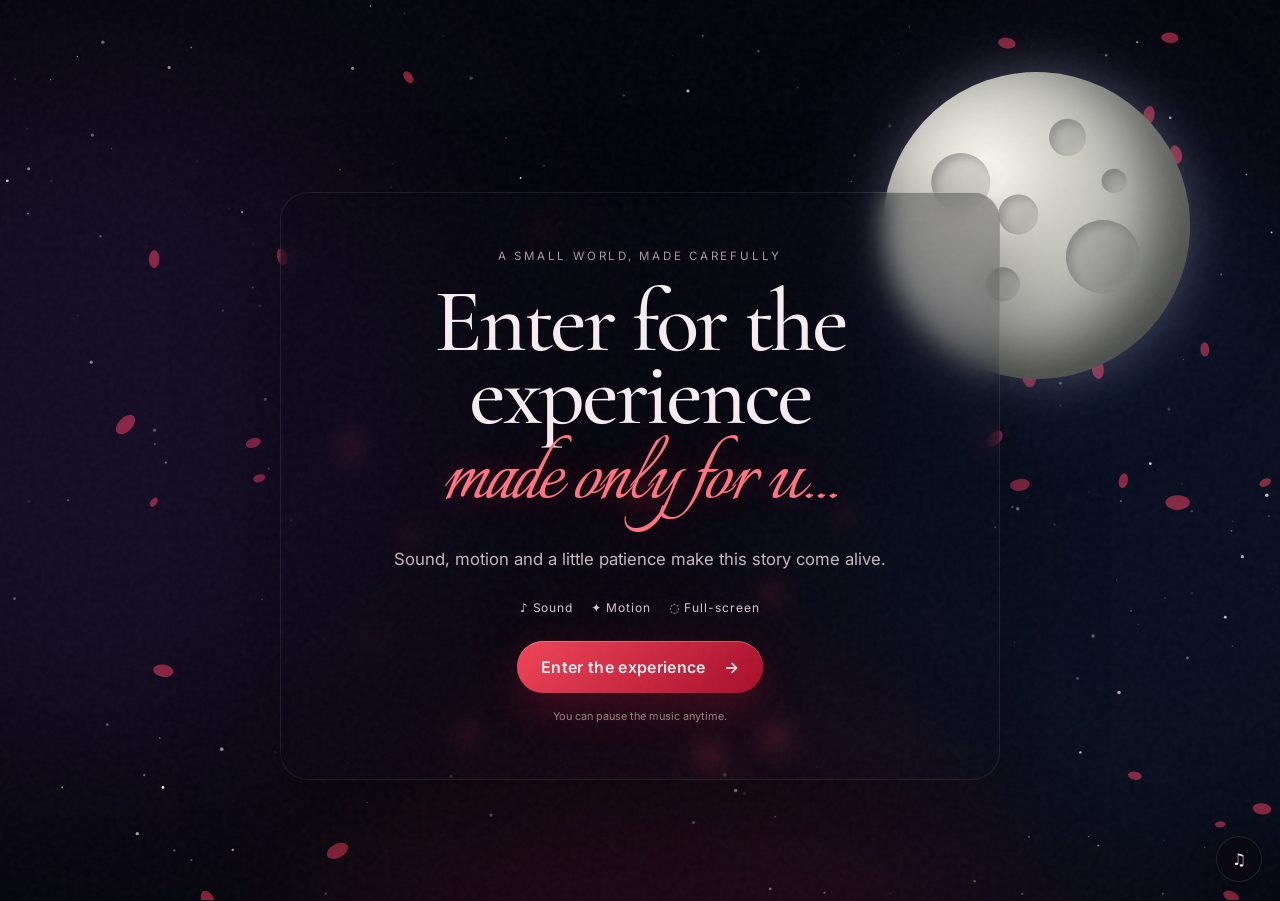
<file: index.html>
<!doctype html>
<html lang="en">
<head>
<meta charset="utf-8">
<meta name="viewport" content="width=device-width,initial-scale=1,viewport-fit=cover">
<meta name="theme-color" content="#04040b">
<title>Moonlight</title>
<link rel="preconnect" href="https://fonts.googleapis.com">
<link rel="preconnect" href="https://fonts.gstatic.com" crossorigin>
<link href="https://fonts.googleapis.com/css2?family=Cormorant+Garamond:wght@400;500;600;700&family=Inter:wght@400;500;600&family=Italianno&display=swap" rel="stylesheet">
<link rel="stylesheet" href="style.css">
</head>
<body>
<div id="app" aria-live="polite">
  <canvas id="stars"></canvas>
  <canvas id="petals"></canvas>
  <div class="aurora aurora-a"></div><div class="aurora aurora-b"></div><div class="aurora aurora-c"></div>
  <div class="grain"></div>
  <div class="cursor-light" id="cursorLight"></div>

  <main>
    <section class="scene active" id="welcome" data-scene="welcome">
      <div class="moon-wrap moon-welcome" id="moonWelcome" aria-hidden="true">
        <div class="moon">
          <span class="crater c1"></span><span class="crater c2"></span><span class="crater c3"></span><span class="crater c4"></span><span class="crater c5"></span><span class="crater c6"></span>
        </div>
      </div>
      <div class="welcome-card">
        <div class="eyebrow">A small world, made carefully</div>
        <h1>Enter for the experience<br><em>made only for u...</em></h1>
        <p class="welcome-copy">Sound, motion and a little patience make this story come alive.</p>
        <div class="experience-list"><span>♪ Sound</span><span>✦ Motion</span><span>◌ Full-screen</span></div>
        <button class="primary-btn" id="enterBtn" type="button">Enter the experience <span>→</span></button>
        <p class="tiny-note">You can pause the music anytime.</p>
      </div>
    </section>

    <section class="scene" id="story" data-scene="story">
      <div class="scene-moon" aria-hidden="true"><div class="moon moon-large"><span class="crater c1"></span><span class="crater c2"></span><span class="crater c3"></span><span class="crater c4"></span><span class="crater c5"></span><span class="crater c6"></span></div></div>
      <div class="thought-stage" id="thoughtStage">
        <div class="depth-word depth-1">chaos</div><div class="depth-word depth-2">surprises</div><div class="depth-word depth-3">thoughts</div>
        <div class="story-line line-a">In the world…</div>
        <div class="story-line line-b">In a world full of chaos, full of surprises,</div>
        <div class="story-line line-c">the rush consuming people, the pressure<br class="desktop-break"> and always that one feeling to get better…</div>
      </div>
      <button class="scene-advance" id="storyNext" type="button">continue <span>↓</span></button>
    </section>

    <section class="scene" id="blocks" data-scene="blocks">
      <div class="block-field" id="blockField"></div>
      <div class="poem-block-text">
        <div class="eyebrow">...</div>
        <p class="morph-line thought-1">And here is me creating another one with my blocks of thoughts,</p>
        <p class="morph-line dim thought-2">some practical, some sensible, some curious, some delusional</p>
        <p class="morph-line thought-3">all other just flowing through me like a boat…</p>
      </div>
      <button class="scene-advance" id="blocksNext" type="button">follow the light <span>→</span></button>
    </section>

    <section class="scene" id="heartScene" data-scene="heart">
      <div class="heart-halo"></div>
      <div class="follow-particle" id="followParticle" aria-hidden="true"></div>
      <div class="heart-copy">
        <div class="eyebrow">something unfinished</div>
        <h2>Some things are not<br>meant to be forced.</h2>
        <p id="heartInstruction">Bring the two pieces close.</p>
      </div>
      <div class="heart-area" id="heartArea" aria-label="Interactive heart">
        <svg class="heart-svg" viewBox="0 0 500 430" aria-hidden="true">
          <defs>
            <linearGradient id="heartRed" x1="0" y1="0" x2="1" y2="1"><stop offset="0" stop-color="#ff6a72"/><stop offset=".38" stop-color="#e51f3b"/><stop offset="1" stop-color="#780b22"/></linearGradient>
            <filter id="heartGlow" x="-60%" y="-60%" width="220%" height="220%"><feGaussianBlur stdDeviation="9" result="b"/><feMerge><feMergeNode in="b"/><feMergeNode in="SourceGraphic"/></feMerge></filter>
          </defs>
          <path id="heartLeft" class="heart-piece" d="M250 390 C230 370 75 270 75 145 C75 78 155 50 205 95 C230 117 242 139 250 155 L250 390Z" fill="url(#heartRed)" filter="url(#heartGlow)"/>
          <path id="heartRight" class="heart-piece" d="M250 390 C270 370 425 270 425 145 C425 78 345 50 295 95 C270 117 258 139 250 155 L250 390Z" fill="url(#heartRed)" filter="url(#heartGlow)"/>
          <path class="heart-shine" d="M143 130 C166 101 203 111 216 140"/>
          <path class="heart-shine right" d="M357 130 C334 101 297 111 284 140"/>
        </svg>
      </div>
      <div class="heart-actions"><button id="heartHint" class="ghost-btn" type="button">Tap a piece to begin</button></div>
    </section>

    <section class="scene" id="afterHeart" data-scene="afterHeart">
      <div class="scene-moon small-moon" aria-hidden="true"><div class="moon moon-medium"><span class="crater c1"></span><span class="crater c2"></span><span class="crater c3"></span><span class="crater c4"></span></div></div>
      <div class="light-ring" id="lightRing"></div>
      <div class="after-heart-text" id="afterHeartText">Some moments don't need an explanation.</div>
      <div class="couple-frame" aria-hidden="true"><img src="assets/images/couple.svg" alt="" loading="lazy"></div>
      <button class="scene-advance" id="poemNext" type="button">read what I wrote <span>↓</span></button>
    </section>

    <section class="scene poem-scene" id="poem" data-scene="poem">
      <div class="poem-backdrop"></div>
      <div class="poem-wrap">
        <div class="eyebrow">in my own words</div>
        <div class="poem" id="poemText">
          <p>In the world… In a world full of chaos, full of surprises, the rush consuming people, the pressure and always that one feeling to get better…</p>
          <p>And here is me creating another one with my blocks of thoughts, some practical, some sensible, some curious, some delusional all other just flowing through me like a boat…</p>
          <p>and then I ask myself how do I identify these thoughts…………</p>
          <p>Or that Can I get over these thoughts by living in present…….not thinking about how things are gonna end……..</p>
          <p>But here is me creating another one with my blocks, some practical, some sensible, some curious, some delusional all others always ticking inside me like clocks…….</p>
          <p>A question still lies ahead me that…….</p>
          <p>Do I need to identify these thoughts Or wait for someone who can get me out of the world of my own blocks……….</p>
          <div class="signature-wrap">
            <p class="signature-subtext">with love</p>
            <p class="signature">~Rounak</p>
          </div>
        </div>
      </div>
    </section>
  </main>

  <button class="music-btn" id="musicBtn" type="button" aria-label="Pause music">♫</button>
  <div class="progress" id="progress"><span></span></div>
  <div class="sr-only" id="status"></div>
</div>
<script src="script.js"></script>
</body>
</html>
</file>
<file: style.css>
:root {
  --bg: #04040b;
  --ink: #f8edf0;
  --muted: #c9b8be;
  --red: #e51f3b;
  --deep: #720b22;
  --violet: #5e3a91;
  --blue: #1d3d70;
  --glass: rgba(255, 255, 255, 0.055);
  --ease: cubic-bezier(0.22, 0.8, 0.2, 1);
}
* {
  box-sizing: border-box;
}
html,
body {
  margin: 0;
  width: 100%;
  min-height: 100%;
  background: var(--bg);
  color: var(--ink);
  font-family: Inter, system-ui, sans-serif;
  overflow: hidden;
}
body {
  touch-action: pan-y;
}
.sr-only {
  position: absolute;
  width: 1px;
  height: 1px;
  overflow: hidden;
  clip: rect(0 0 0 0);
  white-space: nowrap;
}
.grain {
  position: fixed;
  inset: 0;
  pointer-events: none;
  z-index: 20;
  opacity: 0.075;
  background-image: url("data:image/svg+xml,%3Csvg viewBox='0 0 160 160' xmlns='http://www.w3.org/2000/svg'%3E%3Cfilter id='n'%3E%3CfeTurbulence type='fractalNoise' baseFrequency='.9' numOctaves='3' stitchTiles='stitch'/%3E%3C/filter%3E%3Crect width='100%25' height='100%25' filter='url(%23n)' opacity='.55'/%3E%3C/svg%3E");
}
canvas {
  position: fixed;
  inset: 0;
  width: 100%;
  height: 100%;
  pointer-events: none;
}
.aurora {
  position: fixed;
  width: 55vw;
  height: 55vw;
  max-width: 850px;
  max-height: 850px;
  border-radius: 50%;
  filter: blur(90px);
  opacity: 0.16;
  pointer-events: none;
  mix-blend-mode: screen;
}
.aurora-a {
  left: -20vw;
  top: 8vh;
  background: #5d2d9a;
  animation: aurora 18s ease-in-out infinite alternate;
}
.aurora-b {
  right: -18vw;
  top: 20vh;
  background: #173e83;
  animation: aurora 23s ease-in-out infinite alternate-reverse;
}
.aurora-c {
  left: 25vw;
  bottom: -35vw;
  background: #8a1636;
  animation: aurora 27s ease-in-out infinite alternate;
}
.cursor-light {
  position: fixed;
  width: 260px;
  height: 260px;
  border-radius: 50%;
  pointer-events: none;
  z-index: 19;
  background: radial-gradient(circle, rgba(255, 68, 91, 0.13), transparent 65%);
  transform: translate(-50%, -50%);
  opacity: 0;
  transition: opacity 0.3s;
}
main {
  position: relative;
  width: 100%;
  height: 100svh;
}
.scene {
  position: absolute;
  inset: 0;
  display: grid;
  place-items: center;
  visibility: hidden;
  opacity: 0;
  pointer-events: none;
  overflow: hidden;
  isolation: isolate;
}
.scene.active {
  visibility: visible;
  opacity: 1;
  pointer-events: auto;
}
.scene.entering {
  animation: sceneIn 1.1s var(--ease) both;
}
.scene.leaving {
  animation: sceneOut 0.75s var(--ease) both;
}
.welcome-card {
  position: relative;
  z-index: 10;
  width: min(720px, calc(100% - 40px));
  text-align: center;
  padding: clamp(26px, 5vw, 56px);
  border: 1px solid rgba(255, 255, 255, 0.08);
  background: linear-gradient(
    180deg,
    rgba(8, 7, 18, 0.38),
    rgba(8, 7, 18, 0.14)
  );
  backdrop-filter: blur(12px);
  border-radius: 28px;
  box-shadow: 0 30px 100px rgba(0, 0, 0, 0.4);
  transform: translateY(4vh);
}
.eyebrow {
  font-size: 0.72rem;
  letter-spacing: 0.24em;
  text-transform: uppercase;
  color: #e3cbd2;
  opacity: 0.75;
}
.welcome-card h1 {
  font-family: "Cormorant Garamond", serif;
  font-size: clamp(3rem, 7vw, 6.7rem);
  font-weight: 500;
  line-height: 0.82;
  margin: 22px 0 24px;
  letter-spacing: -0.035em;
}
.welcome-card h1 em {
  font-family: Italianno, cursive;
  font-size: 1.12em;
  font-style: normal;
  color: #ff7380;
  text-shadow: 0 0 30px rgba(255, 50, 80, 0.3);
}
.welcome-copy {
  max-width: 520px;
  margin: 0 auto;
  color: var(--muted);
  font-size: clamp(0.92rem, 1.8vw, 1.05rem);
  line-height: 1.75;
}
.experience-list {
  display: flex;
  justify-content: center;
  gap: 18px;
  flex-wrap: wrap;
  margin: 26px 0;
  color: #dbc9ce;
  font-size: 0.75rem;
  letter-spacing: 0.08em;
}
.primary-btn,
.ghost-btn,
.scene-advance,
.music-btn {
  font: inherit;
  color: inherit;
  border: 0;
  cursor: pointer;
}
.primary-btn {
  position: relative;
  z-index: 30;
  display: inline-flex;
  align-items: center;
  gap: 18px;
  padding: 16px 24px;
  border-radius: 999px;
  background: linear-gradient(135deg, #f04458, #a70d2a);
  box-shadow:
    0 15px 40px rgba(199, 20, 50, 0.28),
    inset 0 1px rgba(255, 255, 255, 0.25);
  font-weight: 600;
  letter-spacing: 0.02em;
  transition:
    transform 0.25s,
    box-shadow 0.25s;
}
.primary-btn:hover {
  transform: translateY(-3px);
  box-shadow: 0 22px 55px rgba(199, 20, 50, 0.4);
}
.primary-btn:active {
  transform: translateY(0) scale(0.98);
}
.tiny-note {
  font-size: 0.68rem;
  color: #9c858d;
  margin: 16px 0 0;
}
.scene-moon {
  position: absolute;
  right: 9vw;
  top: 7vh;
  z-index: -1;
  animation: moonFloat 9s ease-in-out infinite;
}
.moon-wrap {
  position: absolute;
  right: 7vw;
  top: 8vh;
  z-index: 1;
  animation: moonFloat 9s ease-in-out infinite;
}
.moon {
  position: relative;
  width: clamp(190px, 24vw, 360px);
  aspect-ratio: 1;
  border-radius: 50%;
  overflow: hidden;
  background: radial-gradient(
    circle at 35% 32%,
    #f8f7ef 0 7%,
    #d9d9d0 24%,
    #b4b5b0 52%,
    #858783 78%,
    #5d5e5c 100%
  );
  box-shadow:
    0 0 50px rgba(220, 222, 255, 0.25),
    0 0 140px rgba(144, 151, 255, 0.13),
    inset -30px -22px 55px rgba(0, 0, 0, 0.45);
  transform: rotate(-8deg);
}
.moon:before {
  content: "";
  position: absolute;
  inset: -10%;
  background: radial-gradient(
    circle at 55% 42%,
    transparent 0 48%,
    rgba(0, 0, 0, 0.16) 78%,
    rgba(0, 0, 0, 0.5) 100%
  );
  mix-blend-mode: multiply;
}
.crater {
  position: absolute;
  border-radius: 50%;
  background: rgba(76, 77, 75, 0.2);
  box-shadow:
    inset 4px 5px 9px rgba(0, 0, 0, 0.2),
    inset -3px -3px 8px rgba(255, 255, 255, 0.12);
}
.c1 {
  width: 19%;
  height: 19%;
  left: 18%;
  top: 23%;
}
.c2 {
  width: 12%;
  height: 12%;
  left: 58%;
  top: 17%;
}
.c3 {
  width: 24%;
  height: 24%;
  left: 58%;
  top: 51%;
}
.c4 {
  width: 11%;
  height: 11%;
  left: 31%;
  top: 62%;
}
.c5 {
  width: 8%;
  height: 8%;
  left: 73%;
  top: 35%;
}
.c6 {
  width: 13%;
  height: 13%;
  left: 38%;
  top: 39%;
}
.moon:after {
  content: "";
  position: absolute;
  inset: -8%;
  border-radius: 50%;
  background: radial-gradient(
    circle,
    transparent 58%,
    rgba(255, 246, 230, 0.1) 69%,
    transparent 76%
  );
  animation: moonPulse 5s ease-in-out infinite;
}
.moon-large {
  width: clamp(220px, 31vw, 440px);
}
.moon-medium {
  width: clamp(150px, 20vw, 270px);
}
.story-line {
  position: absolute;
  left: 8vw;
  max-width: min(760px, 70vw);
  font-family: "Cormorant Garamond", serif;
  font-size: clamp(2rem, 5vw, 5.5rem);
  line-height: 0.95;
  text-shadow: 0 15px 50px rgba(0, 0, 0, 0.6);
  opacity: 0;
  transform: translateY(30px);
  transition: 1.1s var(--ease);
}
.story-line.line-a {
  top: 31%;
}
.story-line.line-b {
  top: 31%;
  font-size: clamp(1.7rem, 3.8vw, 4rem);
}
.story-line.line-c {
  top: 43%;
  font-size: clamp(1.25rem, 2.3vw, 2.4rem);
  line-height: 1.15;
  color: #dbcbd0;
}
.story-line.show {
  opacity: 1;
  transform: none;
}
.thought-stage {
  position: absolute;
  inset: 0;
}
.depth-word {
  position: absolute;
  font-family: "Cormorant Garamond", serif;
  color: rgba(255, 255, 255, 0.1);
  font-size: clamp(4rem, 13vw, 13rem);
  filter: blur(2px);
  animation: depthDrift 13s ease-in-out infinite;
}
.depth-1 {
  left: 3%;
  top: 18%;
}
.depth-2 {
  right: 1%;
  top: 50%;
  animation-delay: -4s;
}
.depth-3 {
  left: 16%;
  bottom: 7%;
  animation-delay: -8s;
}
.scene-advance {
  position: absolute;
  bottom: max(34px, env(safe-area-inset-bottom));
  left: 50%;
  transform: translateX(-50%);
  padding: 12px 18px;
  background: rgba(255, 255, 255, 0.04);
  border: 1px solid rgba(255, 255, 255, 0.1);
  border-radius: 999px;
  color: #d9c8cd;
  z-index: 30;
  letter-spacing: 0.06em;
  font-size: 0.75rem;
  transition: 0.25s;
}
.scene-advance:hover {
  background: rgba(255, 255, 255, 0.08);
  transform: translateX(-50%) translateY(-2px);
}
.scene-advance span {
  color: #ff6473;
}
.block-field {
  position: absolute;
  inset: 0;
  overflow: hidden;
}
.thought-block {
  position: absolute;
  width: clamp(14px, 2vw, 30px);
  height: clamp(14px, 2vw, 30px);
  border: 1px solid rgba(255, 83, 104, 0.55);
  background: rgba(229, 31, 59, 0.12);
  box-shadow: 0 0 25px rgba(229, 31, 59, 0.16);
  transform: rotate(45deg);
  animation: blockFloat var(--d) ease-in-out infinite alternate;
}
.poem-block-text {
  position: relative;
  z-index: 5;
  width: min(900px, 88vw);
  text-align: center;
}
.poem-block-text p {
  font-family: "Cormorant Garamond", serif;
  font-size: clamp(1.6rem, 3.5vw, 3.4rem);
  line-height: 1.05;
  margin: 10px 0;
}
.poem-block-text p:nth-of-type(1) {
  animation-delay: 0.15s;
}
.poem-block-text p:nth-of-type(2) {
  animation-delay: 0.45s;
}
.poem-block-text p:nth-of-type(3) {
  animation-delay: 0.75s;
}
.poem-block-text .dim {
  color: #c5b2b8;
  font-size: clamp(1.1rem, 2.2vw, 2rem);
}

/* For Fade-In animation of Block-of-Thought */
/* Cinematic fade-in for blocks of thought */
/* Blocks text starts hidden */
#blocks .morph-line {
  opacity: 0;
  transform: translateY(30px);
  filter: blur(10px);
}

/* Only animate AFTER the blocks scene becomes active */
#blocks.active .morph-line {
  animation: thoughtFade 1.5s var(--ease) forwards;
}

#blocks.active .thought-1 {
  animation-delay: 0.5s;
}

#blocks.active .thought-2 {
  animation-delay: 2.5s;
}

#blocks.active .thought-3 {
  animation-delay: 4.5s;
}

@keyframes thoughtFade {
  from {
    opacity: 0;
    transform: translateY(30px);
    filter: blur(10px);
  }

  to {
    opacity: 1;
    transform: translateY(0);
    filter: blur(0);
  }
}

#heartScene {
  background: radial-gradient(
    circle at 50% 52%,
    rgba(150, 10, 35, 0.11),
    transparent 30%
  );
}
.heart-copy {
  position: absolute;
  top: 11vh;
  text-align: center;
  z-index: 10;
}
.heart-copy h2 {
  font-family: "Cormorant Garamond", serif;
  font-size: clamp(2.2rem, 5vw, 4.8rem);
  line-height: 0.92;
  font-weight: 500;
  margin: 15px 0;
}
.heart-copy p {
  color: #d2bec4;
  margin: 0;
  font-size: 0.9rem;
}
.heart-area {
  position: absolute;
  width: min(520px, 82vw);
  height: min(500px, 65vh);
  left: 50%;
  top: 56%;
  transform: translate(-50%, -50%);
  z-index: 8;
  touch-action: none;
  cursor: grab;
}
.heart-area.dragging {
  cursor: grabbing;
}
.heart-svg {
  width: 100%;
  height: 100%;
  overflow: visible;
  filter: drop-shadow(0 20px 50px rgba(110, 0, 20, 0.3));
  animation: heartBreathe 2.9s ease-in-out infinite;
}
.heart-piece {
  transform-box: fill-box;
  transform-origin: center;
  transition: filter 0.25s;
}
.heart-shine {
  fill: none;
  stroke: rgba(255, 220, 225, 0.55);
  stroke-width: 5;
  stroke-linecap: round;
  opacity: 0.55;
}
.heart-shine.right {
  transform: scaleX(-1);
  transform-origin: 250px 0;
}
.heart-halo {
  position: absolute;
  width: min(560px, 90vw);
  aspect-ratio: 1;
  border-radius: 50%;
  background: radial-gradient(circle, rgba(229, 31, 59, 0.14), transparent 63%);
  filter: blur(12px);
  animation: haloPulse 3s ease-in-out infinite;
}
.follow-particle {
  position: absolute;
  width: 12px;
  height: 12px;
  border-radius: 50%;
  background: #ff6475;
  box-shadow: 0 0 25px #ff334e;
  z-index: 12;
  left: 50%;
  top: 22%;
  animation: followFloat 5s ease-in-out infinite;
}
.heart-actions {
  position: absolute;
  bottom: 13%;
  z-index: 20;
}
.ghost-btn {
  padding: 11px 16px;
  border-radius: 999px;
  background: rgba(255, 255, 255, 0.035);
  border: 1px solid rgba(255, 255, 255, 0.1);
  color: #cdbbc1;
}
.light-ring {
  position: absolute;
  width: 20px;
  height: 20px;
  border: 1px solid rgba(255, 110, 128, 0.5);
  border-radius: 50%;
  opacity: 0;
}
.light-ring.bloom {
  animation: ringBloom 1.8s var(--ease) forwards;
}
.after-heart-text {
  font-family: "Cormorant Garamond", serif;
  font-size: clamp(2.3rem, 6vw, 6rem);
  max-width: 850px;
  text-align: center;
  line-height: 0.9;
  opacity: 0;
  transform: translateY(25px) scale(0.96);
  z-index: 8;
}
.after-heart-text.reveal {
  animation: cinematicText 2s var(--ease) forwards;
}
.couple-frame {
  position: absolute;
  bottom: -3vh;
  left: 50%;
  transform: translateX(-50%);
  width: min(340px, 42vw);
  height: min(420px, 55vh);
  opacity: 0.18;
  filter: drop-shadow(0 0 20px rgba(255, 255, 255, 0.08));
  pointer-events: none;
  z-index: 1;
}
.couple-frame img {
  width: 100%;
  height: 100%;
  object-fit: contain;
  animation: coupleFloat 8s ease-in-out infinite;
}
.poem-scene {
  overflow-y: auto;
  overflow-x: hidden;
  align-items: flex-start;
  justify-items: center;
}
.poem-backdrop {
  position: fixed;
  inset: 0;
  background:
    radial-gradient(circle at 50% 25%, rgba(117, 38, 88, 0.2), transparent 35%),
    linear-gradient(180deg, #080613, #03030a 70%);
  z-index: -1;
}
.poem-wrap {
  width: min(880px, calc(100% - 40px));
  padding: 15vh 0 20vh;
  position: relative;
}
.poem-wrap .eyebrow {
  text-align: center;
  margin-bottom: 35px;
}
.poem {
  font-family: "Cormorant Garamond", serif;
  font-size: clamp(1.2rem, 2.1vw, 1.7rem);
  line-height: 1.55;
  color: #f1e5e8;
}
.poem p {
  margin: 0 0 30px;
  opacity: 0;
  transform: translateY(28px);
  filter: blur(5px);
  animation: poemReveal 1.4s var(--ease) forwards;
}
.poem p:nth-child(1) {
  animation-delay: 0.2s;
}
.poem p:nth-child(2) {
  animation-delay: 0.65s;
}
.poem p:nth-child(3) {
  animation-delay: 1.1s;
}
.poem p:nth-child(4) {
  animation-delay: 1.55s;
}
.poem p:nth-child(5) {
  animation-delay: 2s;
}
.poem p:nth-child(6) {
  animation-delay: 2.45s;
}
.poem p:nth-child(7) {
  animation-delay: 2.9s;
}
.poem .signature {
  font-family: Italianno, cursive;
  font-size: clamp(2.1rem, 4vw, 3.8rem);
  text-align: right;
  color: #ff6676;
  margin-top: 50px;
  animation-delay: 3.4s;
}

/* Signature-Wrap */
.signature-wrap {
  text-align: right;
  margin-top: 50px;
}

.signature-subtext {
  font-family: "Cormorant Garamond", serif;
  font-size: 1rem;
  color: #c9b8be;
  letter-spacing: 0.12em;
  margin: 0px !important;
  opacity: 0;
  animation: poemReveal 1.4s var(--ease) forwards;
  animation-delay: 3.1s;
}

.poem .signature {
  margin-top: 0;
  animation-delay: 3.4s;
}

.music-btn {
  position: fixed;
  right: max(18px, env(safe-area-inset-right));
  bottom: max(18px, env(safe-area-inset-bottom));
  width: 46px;
  height: 46px;
  border-radius: 50%;
  background: rgba(10, 8, 18, 0.7);
  border: 1px solid rgba(255, 255, 255, 0.1);
  backdrop-filter: blur(12px);
  z-index: 50;
  color: #f4dce1;
  box-shadow: 0 10px 30px rgba(0, 0, 0, 0.3);
  transition: 0.25s;
}
.music-btn:hover {
  transform: scale(1.05);
}
.progress {
  position: fixed;
  left: 0;
  top: 0;
  height: 2px;
  width: 100%;
  z-index: 60;
  background: transparent;
}
.progress span {
  display: block;
  width: 0;
  height: 100%;
  background: #ef4b61;
  box-shadow: 0 0 12px #ef4b61;
}
@keyframes aurora {
  to {
    transform: translate(8vw, -4vh) scale(1.18);
  }
}
@keyframes moonFloat {
  0%,
  100% {
    transform: translate3d(0, 0, 0);
  }
  50% {
    transform: translate3d(-12px, 9px, 0);
  }
}
@keyframes moonPulse {
  50% {
    transform: scale(1.03);
    opacity: 0.7;
  }
}
@keyframes sceneIn {
  from {
    opacity: 0;
    transform: scale(1.025);
  }
  to {
    opacity: 1;
    transform: none;
  }
}
@keyframes sceneOut {
  to {
    opacity: 0;
    transform: scale(0.985);
  }
}
@keyframes depthDrift {
  0%,
  100% {
    transform: translate3d(0, 0, 0) rotate(-2deg);
  }
  50% {
    transform: translate3d(3vw, -2vh, 0) rotate(2deg);
  }
}
@keyframes blockFloat {
  to {
    transform: translate3d(var(--x), var(--y), 0) rotate(150deg);
  }
}
@keyframes textRise {
  to {
    opacity: 1;
    transform: none;
  }
}
@keyframes heartBreathe {
  0%,
  100% {
    transform: scale(1);
  }
  50% {
    transform: scale(1.025);
  }
}
@keyframes haloPulse {
  50% {
    transform: scale(1.08);
    opacity: 0.7;
  }
}
@keyframes followFloat {
  0%,
  100% {
    transform: translate(-20px, 0);
  }
  50% {
    transform: translate(25px, 14px);
  }
}
@keyframes ringBloom {
  to {
    opacity: 0;
    transform: scale(35);
  }
}
@keyframes cinematicText {
  0% {
    opacity: 0;
    filter: blur(15px);
    transform: translateY(25px) scale(0.94);
  }
  55% {
    opacity: 1;
    filter: blur(0);
    transform: none;
  }
  100% {
    opacity: 1;
    transform: none;
  }
}
@keyframes coupleFloat {
  50% {
    transform: translateY(-7px) scale(1.01);
  }
}
@keyframes poemReveal {
  to {
    opacity: 1;
    transform: none;
    filter: blur(0);
  }
}
@media (max-width: 700px) {
  html,
  body {
    overflow: hidden;
  }
  .welcome-card {
    width: calc(100% - 24px);
    padding: 28px 18px;
    border-radius: 22px;
    transform: translateY(0);
  }
  .welcome-card h1 {
    font-size: clamp(2.8rem, 15vw, 4.6rem);
    margin: 16px 0 20px;
  }
  .experience-list {
    gap: 9px 13px;
    margin: 20px 0;
    font-size: 0.67rem;
  }
  .primary-btn {
    padding: 15px 19px;
  }
  .moon-wrap {
    right: -5vw;
    top: 3vh;
    opacity: 0.7;
  }
  .moon {
    width: 190px;
  }
  .scene-moon {
    right: -8vw;
    top: 4vh;
    opacity: 0.55;
  }
  .moon-large {
    width: 220px;
  }
  .story-line {
    left: 7vw;
    right: 7vw;
    max-width: none;
    text-align: left;
  }
  .story-line.line-a {
    top: 38%;
  }
  .story-line.line-b {
    top: 34%;
  }
  .story-line.line-c {
    top: 49%;
    font-size: 1.15rem;
  }
  .desktop-break {
    display: none;
  }
  .scene-advance {
    bottom: calc(18px + env(safe-area-inset-bottom));
    font-size: 0.68rem;
  }
  .poem-block-text {
    width: calc(100% - 32px);
  }
  .poem-block-text p {
    font-size: clamp(1.5rem, 8vw, 2.4rem);
  }
  .heart-copy {
    top: 9vh;
    width: calc(100% - 28px);
  }
  .heart-copy h2 {
    font-size: clamp(2rem, 10vw, 3rem);
  }
  .heart-area {
    width: min(92vw, 430px);
    height: 54vh;
    top: 55%;
  }
  .heart-actions {
    bottom: 10%;
  }
  .after-heart-text {
    width: calc(100% - 30px);
    font-size: clamp(2.25rem, 11vw, 4rem);
  }
  .couple-frame {
    width: 240px;
    height: 300px;
    opacity: 0.13;
  }
  .poem-wrap {
    width: calc(100% - 28px);
    padding: 13vh 0 18vh;
  }
  .poem {
    font-size: 1.16rem;
    line-height: 1.6;
  }
  .poem p {
    margin-bottom: 24px;
  }
  .cursor-light {
    display: none;
  }
  .aurora {
    filter: blur(60px);
    opacity: 0.11;
  }
  .depth-word {
    font-size: 4.5rem;
  }
  .progress {
    top: 0;
  }
}
@media (prefers-reduced-motion: reduce) {
  *,
  *::before,
  *::after {
    animation-duration: 0.001ms !important;
    animation-iteration-count: 1 !important;
    transition-duration: 0.001ms !important;
    scroll-behavior: auto !important;
  }
}
.burst {
  font-family: serif;
  font-size: 14px;
  animation-name: burstOut;
}
.heart-complete {
  animation: heartFinish 1.7s var(--ease) both !important;
}
.moon-ripple {
  position: fixed;
  width: 30px;
  height: 30px;
  border: 1px solid rgba(255, 225, 225, 0.55);
  border-radius: 50%;
  transform: translate(-50%, -50%);
  pointer-events: none;
  z-index: 18;
  animation: moonRipple 1.3s var(--ease) forwards;
}
.heart-complete .heart-piece {
  filter: url(#heartGlow) drop-shadow(0 0 30px rgba(255, 45, 75, 0.8));
}
.heart-complete {
  filter: drop-shadow(0 0 40px rgba(255, 45, 75, 0.6)) !important;
}
@keyframes heartFinish {
  0% {
    transform: scale(1);
  }
  35% {
    transform: scale(1.08);
  }
  100% {
    transform: scale(0.96);
    opacity: 0.9;
  }
}
@keyframes burstOut {
  0% {
    opacity: 1;
    transform: translate(-50%, -50%) scale(0.3) rotate(0);
  }
  100% {
    opacity: 0;
    transform: translate(calc(-50% + var(--dx)), calc(-50% + var(--dy)))
      scale(var(--s)) rotate(240deg);
  }
}
@keyframes moonRipple {
  0% {
    opacity: 0.7;
    transform: translate(-50%, -50%) scale(0.2);
  }
  100% {
    opacity: 0;
    transform: translate(-50%, -50%) scale(15);
  }
}
</file>
